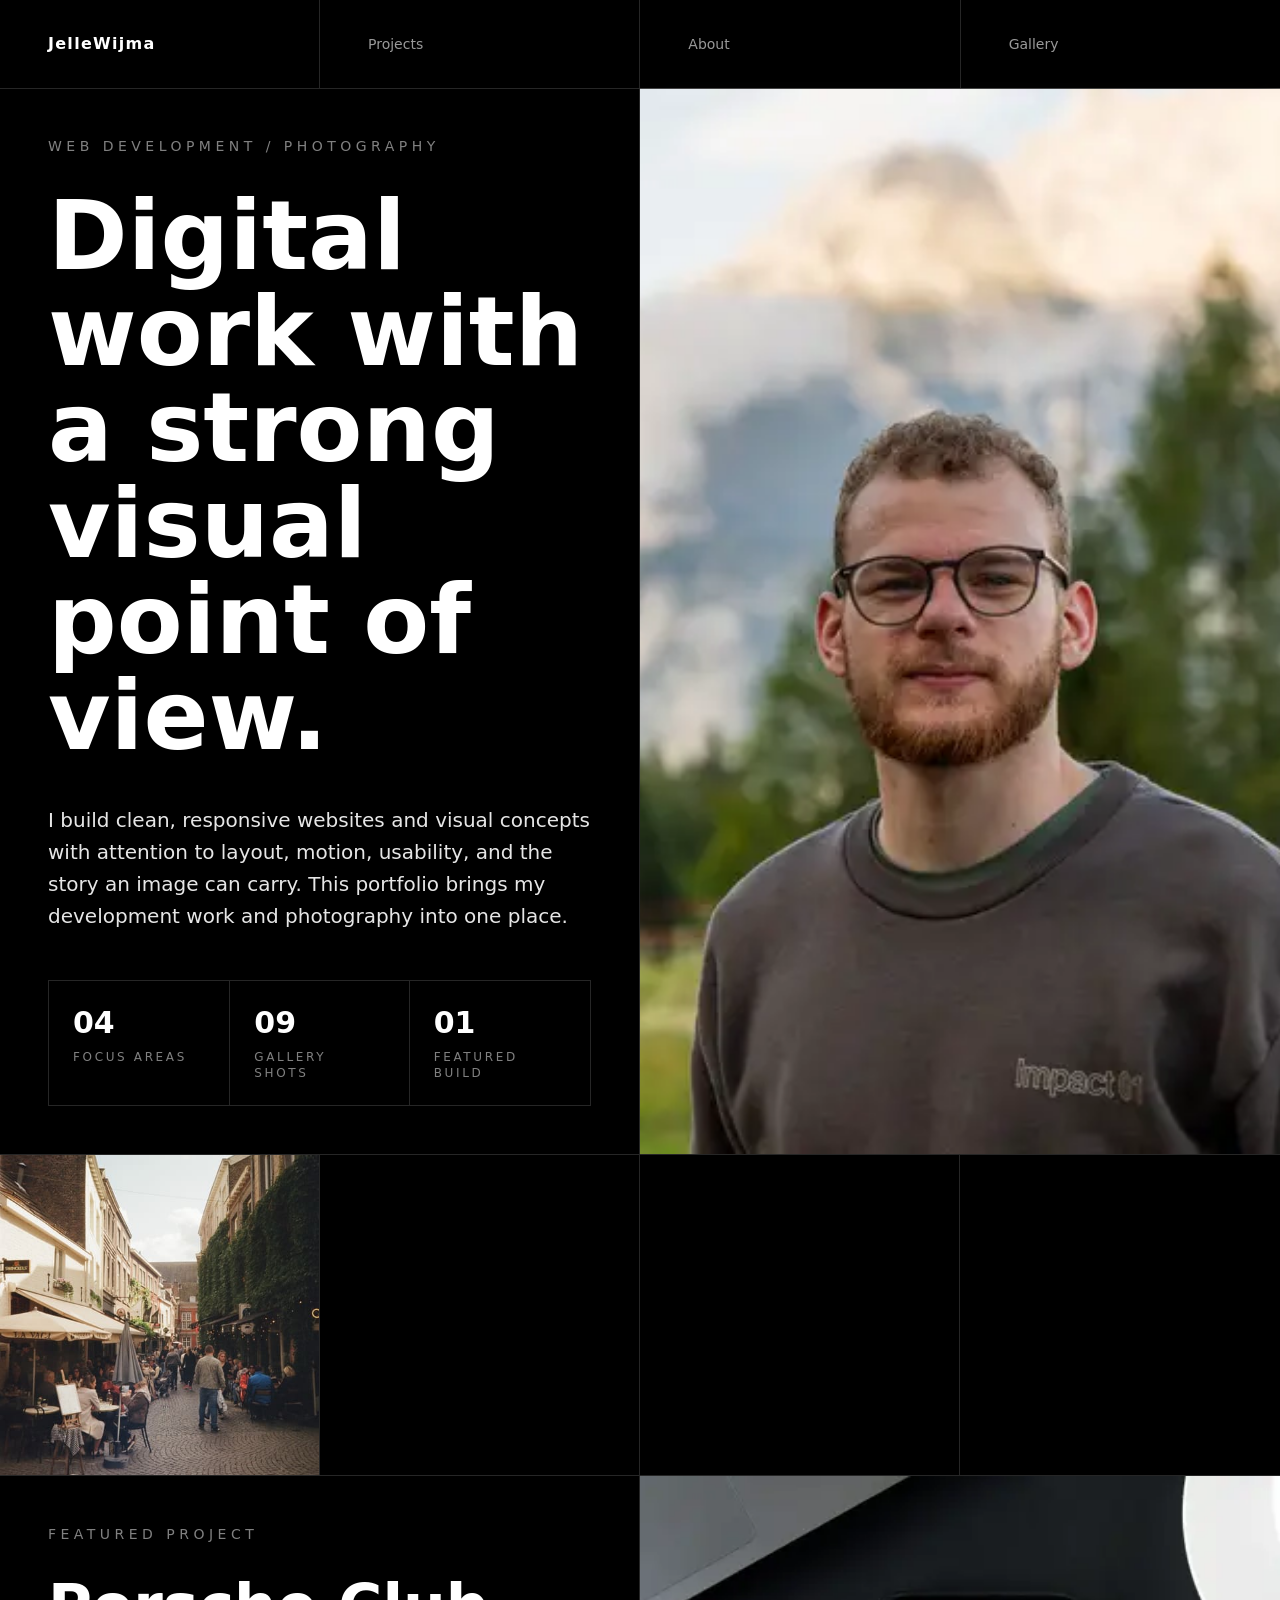
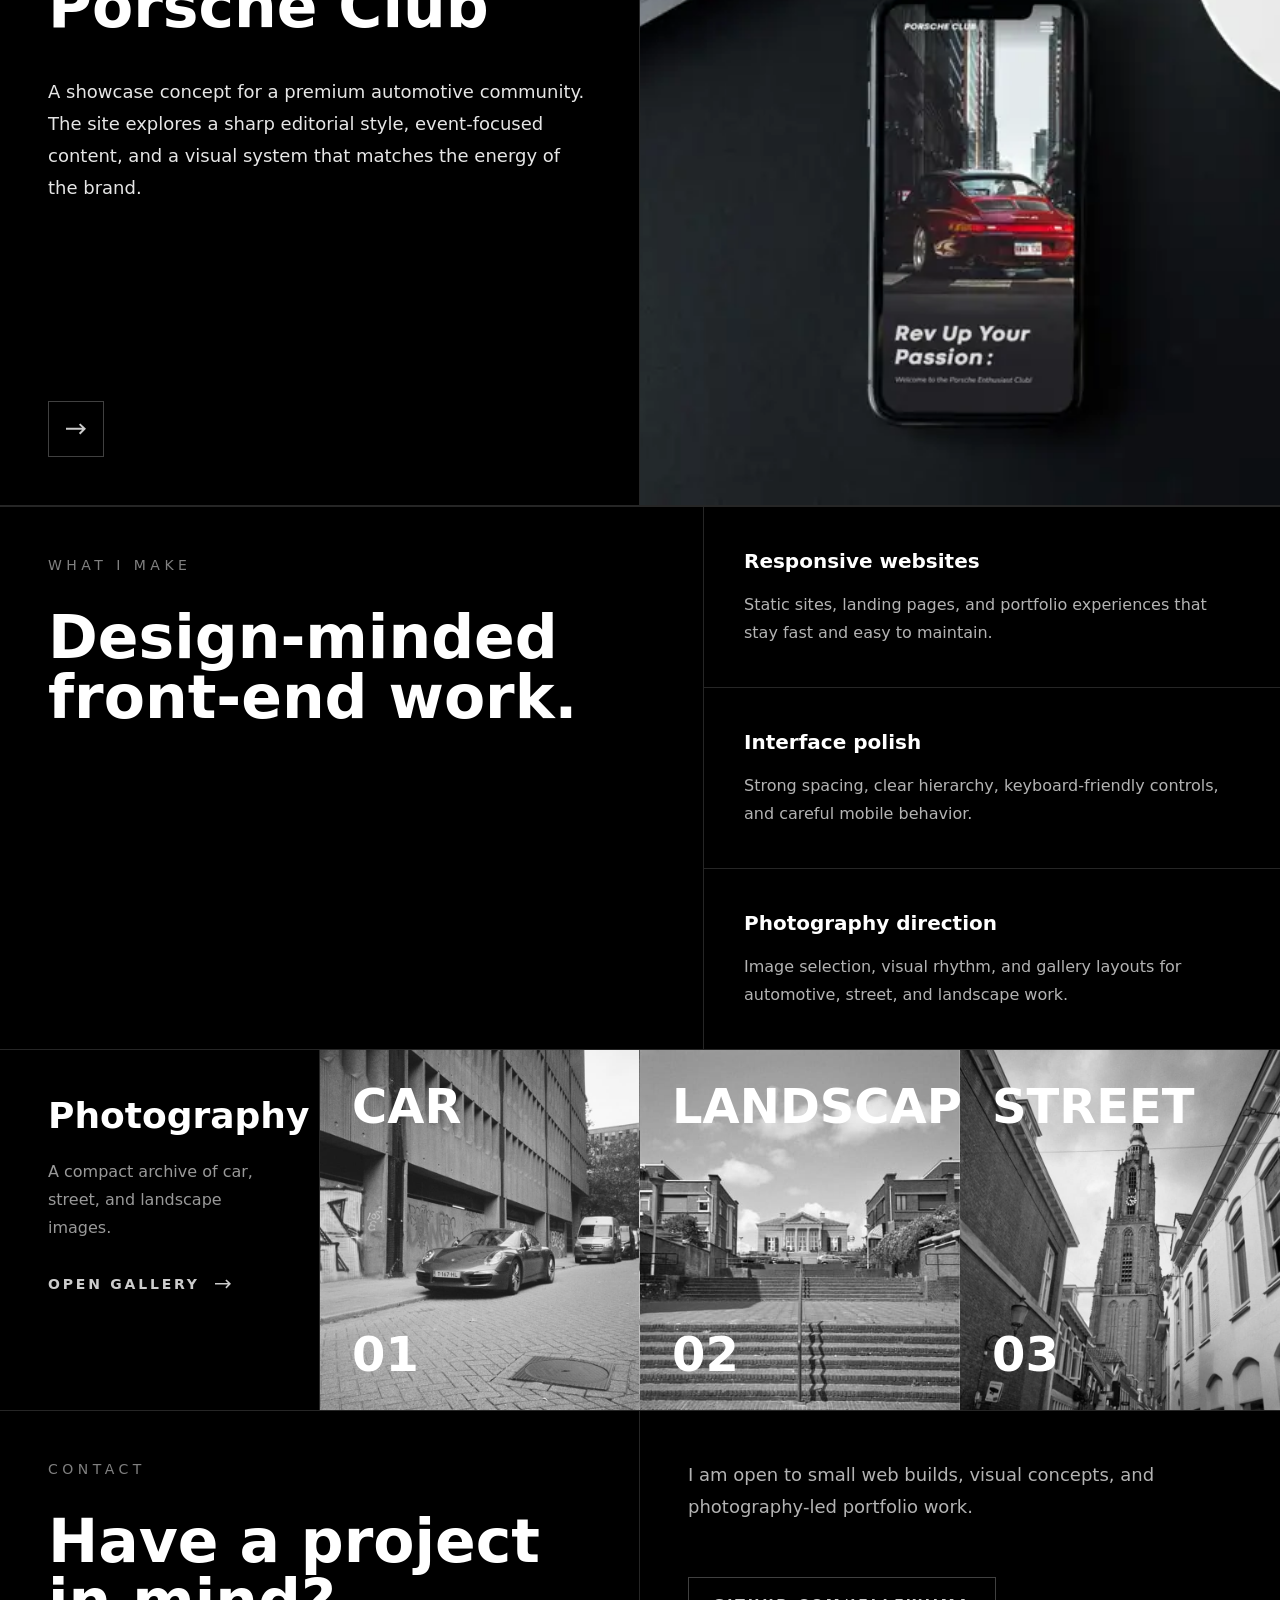
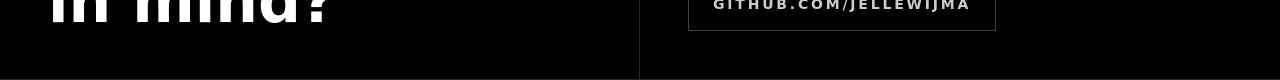
<file: index.html>
<!DOCTYPE html>
<html lang="en">

<head>
    <meta charset="UTF-8">
    <meta name="viewport" content="width=device-width, initial-scale=1.0">
    <link rel="icon" type="image/svg+xml" href="/assets/icons/favicon.svg">
    <meta name="description"
        content="Portfolio of Jelle Wijma, a web developer and photographer creating clean interfaces, visual systems, and image-led digital experiences.">
    <title>Jelle Wijma | Web Developer & Photographer</title>
    <link rel="stylesheet" href="/assets/css/tailwind.generated.css">
    <link rel="stylesheet" href="/assets/css/global.css">
    <script src="/assets/js/runtime-config.js" defer></script>
    <script src="/assets/js/main.js" defer></script>
    <script defer src="https://cdn.vercel-insights.com/v1/script.js"></script>
</head>

<body class="bg-black text-white overflow-x-hidden scroll-hide">
    <div id="page-shell">
    <nav class="fixed inset-x-0 top-0 z-30 border-b border-[#ffffff26] bg-black/70 text-white backdrop-blur-lg">
        <div class="flex h-[88px] items-center justify-between">
            <a href="/index.html"
                class="flex h-full w-1/2 items-center border-r border-[#ffffff26] px-6 text-base font-bold tracking-[0.08em] sm:px-12 xl:w-1/4">JelleWijma</a>
            <button type="button" id="mobile-menu-button"
                class="flex h-full w-[88px] items-center justify-center border-l border-[#ffffff26] xl:hidden"
                aria-controls="site-menu" aria-expanded="false" aria-label="Open navigation">
                <span class="sr-only">Open navigation</span>
                <svg width="28" height="28" viewBox="0 0 72 72" fill="none" xmlns="http://www.w3.org/2000/svg"
                    aria-hidden="true">
                    <path d="M12 21H60M12 36H60M12 51H60" stroke="white" stroke-width="7" stroke-linecap="round"
                        stroke-linejoin="round" />
                </svg>
            </button>
            <div id="site-menu"
                class="hidden absolute left-0 top-[88px] w-screen border-b border-[#ffffff26] bg-black/90 backdrop-blur-lg xl:static xl:flex xl:h-full xl:w-3/4 xl:border-b-0 xl:bg-transparent xl:backdrop-blur-0">
                <a href="#projects"
                    class="flex h-[72px] flex-1 items-center border-b border-[#ffffff26] px-6 text-sm font-medium text-[#ffffff99] transition hover:text-white sm:px-12 xl:h-full xl:border-b-0 xl:border-r">Projects</a>
                <a href="#about"
                    class="flex h-[72px] flex-1 items-center border-b border-[#ffffff26] px-6 text-sm font-medium text-[#ffffff99] transition hover:text-white sm:px-12 xl:h-full xl:border-b-0 xl:border-r">About</a>
                <a href="/gallery.html"
                    class="flex h-[72px] flex-1 items-center px-6 text-sm font-medium text-[#ffffff99] transition hover:text-white sm:px-12 xl:h-full">Gallery</a>
            </div>
        </div>
    </nav>

    <main class="pt-[88px]">
        <section id="about" class="grid min-h-[calc(100vh-88px)] border-b border-[#ffffff26] xl:grid-cols-2">
            <div class="order-2 flex flex-col justify-between border-t border-[#ffffff26] p-6 sm:p-12 xl:order-1 xl:border-r xl:border-t-0">
                <div>
                    <p class="text-sm uppercase tracking-[0.32em] text-[#ffffff80]">Web development / photography</p>
                    <h1 class="mt-8 max-w-3xl text-5xl font-bold leading-none sm:text-7xl xl:text-8xl">
                        Digital work with a strong visual point of view.
                    </h1>
                    <p class="mt-10 max-w-2xl text-lg leading-8 text-[#ffffffe6] xl:text-xl">
                        I build clean, responsive websites and visual concepts with attention to layout, motion,
                        usability, and the story an image can carry. This portfolio brings my development work and
                        photography into one place.
                    </p>
                </div>
                <div class="mt-12 grid grid-cols-3 border border-[#ffffff26]">
                    <div class="p-4 sm:p-6">
                        <p class="text-3xl font-bold">04</p>
                        <p class="mt-2 text-xs uppercase tracking-[0.22em] text-[#ffffff80]">Focus areas</p>
                    </div>
                    <div class="border-x border-[#ffffff26] p-4 sm:p-6">
                        <p class="text-3xl font-bold">09</p>
                        <p class="mt-2 text-xs uppercase tracking-[0.22em] text-[#ffffff80]">Gallery shots</p>
                    </div>
                    <div class="p-4 sm:p-6">
                        <p class="text-3xl font-bold">01</p>
                        <p class="mt-2 text-xs uppercase tracking-[0.22em] text-[#ffffff80]">Featured build</p>
                    </div>
                </div>
            </div>
            <div class="order-1 min-h-[60vh] xl:order-2">
                <picture class="block h-full w-full">
                    <source type="image/webp"
                        srcset="/assets/images/optimized/hero-mountain-portrait-480.webp 480w, /assets/images/optimized/hero-mountain-portrait-768.webp 768w, /assets/images/optimized/hero-mountain-portrait-1200.webp 1200w, /assets/images/optimized/hero-mountain-portrait-1600.webp 1600w"
                        sizes="(min-width: 1280px) 50vw, 100vw">
                    <img id="home-image-hero" src="/assets/images/optimized/hero-mountain-portrait-1200.jpg"
                        srcset="/assets/images/optimized/hero-mountain-portrait-480.jpg 480w, /assets/images/optimized/hero-mountain-portrait-768.jpg 768w, /assets/images/optimized/hero-mountain-portrait-1200.jpg 1200w, /assets/images/optimized/hero-mountain-portrait-1600.jpg 1600w"
                        sizes="(min-width: 1280px) 50vw, 100vw" width="2048" height="1365"
                        alt="Jelle standing in front of mountains" class="h-full w-full object-cover" fetchpriority="high">
                </picture>
            </div>
        </section>

        <section aria-label="Selected photography" class="grid grid-cols-2 border-b border-[#ffffff26] md:grid-cols-4">
            <a href="/gallery.html" data-home-image-slot="selected-1" class="group relative aspect-square overflow-hidden border-r border-[#ffffff26]">
                <img src="/assets/images/optimized/classic-car-warm-scene-480.jpg"
                    srcset="/assets/images/optimized/classic-car-warm-scene-480.jpg 480w, /assets/images/optimized/classic-car-warm-scene-768.jpg 768w, /assets/images/optimized/classic-car-warm-scene-1200.jpg 1200w, /assets/images/optimized/classic-car-warm-scene-1600.jpg 1600w"
                    sizes="(min-width: 768px) 25vw, 50vw" width="2075" height="3130"
                    alt="Classic car detail photographed in warm light"
                    class="h-full w-full object-cover transition duration-300 group-hover:scale-105" loading="lazy" decoding="async">
                <span
                    class="absolute inset-x-0 bottom-0 bg-gradient-to-t from-black/80 to-transparent p-4 text-sm font-semibold opacity-0 transition group-hover:opacity-100 group-focus:opacity-100">Car
                    work</span>
            </a>
            <a href="/gallery.html" data-home-image-slot="selected-2" class="group relative aspect-square overflow-hidden border-r border-[#ffffff26]">
                <img src="/assets/images/optimized/low-angle-automotive-480.jpg"
                    srcset="/assets/images/optimized/low-angle-automotive-480.jpg 480w, /assets/images/optimized/low-angle-automotive-768.jpg 768w, /assets/images/optimized/low-angle-automotive-1200.jpg 1200w, /assets/images/optimized/low-angle-automotive-1600.jpg 1600w"
                    sizes="(min-width: 768px) 25vw, 50vw" width="2075" height="3130"
                    alt="Car photographed from a low angle"
                    class="h-full w-full object-cover transition duration-300 group-hover:scale-105" loading="lazy" decoding="async">
                <span
                    class="absolute inset-x-0 bottom-0 bg-gradient-to-t from-black/80 to-transparent p-4 text-sm font-semibold opacity-0 transition group-hover:opacity-100 group-focus:opacity-100">Automotive</span>
            </a>
            <a href="/gallery.html" data-home-image-slot="selected-3" class="group relative aspect-square overflow-hidden border-r border-[#ffffff26]">
                <img src="/assets/images/optimized/street-quiet-corner-480.jpg"
                    srcset="/assets/images/optimized/street-quiet-corner-480.jpg 480w, /assets/images/optimized/street-quiet-corner-768.jpg 768w, /assets/images/optimized/street-quiet-corner-1200.jpg 1200w"
                    sizes="(min-width: 768px) 25vw, 50vw" width="1536" height="1024"
                    alt="Street scene captured on film"
                    class="h-full w-full object-cover transition duration-300 group-hover:scale-105" loading="lazy" decoding="async">
                <span
                    class="absolute inset-x-0 bottom-0 bg-gradient-to-t from-black/80 to-transparent p-4 text-sm font-semibold opacity-0 transition group-hover:opacity-100 group-focus:opacity-100">Street</span>
            </a>
            <a href="/gallery.html" data-home-image-slot="selected-4" class="group relative aspect-square overflow-hidden">
                <img src="/assets/images/optimized/landscape-open-light-480.jpg"
                    srcset="/assets/images/optimized/landscape-open-light-480.jpg 480w, /assets/images/optimized/landscape-open-light-768.jpg 768w, /assets/images/optimized/landscape-open-light-1200.jpg 1200w"
                    sizes="(min-width: 768px) 25vw, 50vw" width="1536" height="1024"
                    alt="Landscape photograph with strong contrast"
                    class="h-full w-full object-cover transition duration-300 group-hover:scale-105" loading="lazy" decoding="async">
                <span
                    class="absolute inset-x-0 bottom-0 bg-gradient-to-t from-black/80 to-transparent p-4 text-sm font-semibold opacity-0 transition group-hover:opacity-100 group-focus:opacity-100">Landscape</span>
            </a>
        </section>

        <section id="projects" class="border-b border-[#ffffff26]">
            <div class="grid xl:grid-cols-2">
                <article class="flex min-h-[70vh] flex-col justify-between border-b border-[#ffffff26] p-6 sm:p-12 xl:border-r">
                    <div>
                        <p class="text-sm uppercase tracking-[0.32em] text-[#ffffff80]">Featured project</p>
                        <h2 id="featured-project-title" class="mt-8 text-5xl font-bold leading-none sm:text-6xl">Porsche Club</h2>
                        <p id="featured-project-description" class="mt-10 max-w-2xl text-lg leading-8 text-[#ffffffe6]">
                            A showcase concept for a premium automotive community. The site explores a sharp editorial
                            style, event-focused content, and a visual system that matches the energy of the brand.
                        </p>
                    </div>
                    <a id="featured-project-link" href="https://jellewijma.github.io/porsche-club"
                        class="mt-12 inline-flex h-14 w-14 items-center justify-center border border-[#ffffff40] text-[#ffffffcc] transition hover:border-white hover:text-white"
                        aria-label="Open Porsche Club project">
                        <svg width="28" height="20" viewBox="0 -4.5 20 20" xmlns="http://www.w3.org/2000/svg"
                            aria-hidden="true">
                            <polygon fill="currentColor"
                                points="20 5.26683 14.343 0 12.929 1.21678 16.172 4.2264 0 4.2264 0 6.18481 16.172 6.18481 12.929 9.53046 14.343 11">
                            </polygon>
                        </svg>
                    </a>
                </article>
                <div class="min-h-[70vh] border-b border-[#ffffff26]">
                    <picture class="block h-full w-full">
                        <source type="image/webp"
                            srcset="/assets/images/optimized/porsche-club-mockup-480.webp 480w, /assets/images/optimized/porsche-club-mockup-768.webp 768w, /assets/images/optimized/porsche-club-mockup-1200.webp 1200w, /assets/images/optimized/porsche-club-mockup-1600.webp 1600w"
                            sizes="(min-width: 1280px) 50vw, 100vw">
                        <img id="featured-project-image" src="/assets/images/optimized/porsche-club-mockup-1200.jpg"
                            srcset="/assets/images/optimized/porsche-club-mockup-480.jpg 480w, /assets/images/optimized/porsche-club-mockup-768.jpg 768w, /assets/images/optimized/porsche-club-mockup-1200.jpg 1200w, /assets/images/optimized/porsche-club-mockup-1600.jpg 1600w"
                            sizes="(min-width: 1280px) 50vw, 100vw" width="5000" height="2813"
                            alt="Porsche Club website mockup on a laptop" class="h-full w-full object-cover"
                            loading="lazy" decoding="async">
                    </picture>
                </div>
            </div>
        </section>

        <section class="border-b border-[#ffffff26]">
            <div class="grid xl:grid-cols-[1.1fr_0.9fr]">
                <div class="border-b border-[#ffffff26] p-6 sm:p-12 xl:border-b-0 xl:border-r">
                    <p class="text-sm uppercase tracking-[0.32em] text-[#ffffff80]">What I make</p>
                    <h2 class="mt-8 text-5xl font-bold leading-none sm:text-6xl">Design-minded front-end work.</h2>
                </div>
                <div class="grid sm:grid-cols-2 xl:grid-cols-1">
                    <div class="border-b border-[#ffffff26] p-6 sm:border-r sm:p-10 xl:border-r-0">
                        <h3 class="text-xl font-semibold">Responsive websites</h3>
                        <p class="mt-4 leading-7 text-[#ffffffb3]">
                            Static sites, landing pages, and portfolio experiences that stay fast and easy to maintain.
                        </p>
                    </div>
                    <div class="border-b border-[#ffffff26] p-6 sm:p-10">
                        <h3 class="text-xl font-semibold">Interface polish</h3>
                        <p class="mt-4 leading-7 text-[#ffffffb3]">
                            Strong spacing, clear hierarchy, keyboard-friendly controls, and careful mobile behavior.
                        </p>
                    </div>
                    <div class="p-6 sm:col-span-2 sm:p-10 xl:col-span-1">
                        <h3 class="text-xl font-semibold">Photography direction</h3>
                        <p class="mt-4 leading-7 text-[#ffffffb3]">
                            Image selection, visual rhythm, and gallery layouts for automotive, street, and landscape
                            work.
                        </p>
                    </div>
                </div>
            </div>
        </section>

        <section class="grid border-b border-[#ffffff26] xl:grid-cols-4">
            <div class="border-b border-[#ffffff26] p-6 sm:p-12 xl:col-span-1 xl:border-b-0 xl:border-r">
                <h2 class="text-4xl font-bold leading-none">Photography</h2>
                <p class="mt-6 leading-7 text-[#ffffff99]">
                    A compact archive of car, street, and landscape images.
                </p>
                <a href="/gallery.html"
                    class="mt-8 inline-flex items-center gap-3 text-sm font-semibold uppercase tracking-[0.2em] text-[#ffffffcc] transition hover:text-white">
                    Open gallery
                    <svg width="22" height="16" viewBox="0 -4.5 20 20" xmlns="http://www.w3.org/2000/svg"
                        aria-hidden="true">
                        <polygon fill="currentColor"
                            points="20 5.26683 14.343 0 12.929 1.21678 16.172 4.2264 0 4.2264 0 6.18481 16.172 6.18481 12.929 9.53046 14.343 11">
                        </polygon>
                    </svg>
                </a>
            </div>
            <a href="/gallery.html?filter=car"
                data-home-image-slot="category-car"
                class="group flex min-h-[360px] flex-col justify-between bg-[url('/assets/images/optimized/low-angle-automotive-768.jpg')] bg-cover bg-center p-6 grayscale transition duration-300 hover:grayscale-0 sm:p-8 xl:border-r xl:border-[#ffffff26]">
                <span class="text-5xl font-bold">CAR</span>
                <span class="flex items-end justify-between text-5xl font-bold">
                    01
                    <span class="opacity-0 transition group-hover:opacity-100">-&gt;</span>
                </span>
            </a>
            <a href="/gallery.html?filter=landscape"
                data-home-image-slot="category-landscape"
                class="group flex min-h-[360px] flex-col justify-between border-t border-[#ffffff26] bg-[url('/assets/images/optimized/landscape-open-light-768.jpg')] bg-cover bg-center p-6 grayscale transition duration-300 hover:grayscale-0 sm:p-8 xl:border-r xl:border-t-0">
                <span class="text-5xl font-bold">LANDSCAPE</span>
                <span class="flex items-end justify-between text-5xl font-bold">
                    02
                    <span class="opacity-0 transition group-hover:opacity-100">-&gt;</span>
                </span>
            </a>
            <a href="/gallery.html?filter=street"
                data-home-image-slot="category-street"
                class="group flex min-h-[360px] flex-col justify-between border-t border-[#ffffff26] bg-[url('/assets/images/optimized/street-quiet-corner-768.jpg')] bg-cover bg-center p-6 grayscale transition duration-300 hover:grayscale-0 sm:p-8 xl:border-t-0">
                <span class="text-5xl font-bold">STREET</span>
                <span class="flex items-end justify-between text-5xl font-bold">
                    03
                    <span class="opacity-0 transition group-hover:opacity-100">-&gt;</span>
                </span>
            </a>
        </section>
    </main>

    <footer class="grid border-b border-[#ffffff26] xl:grid-cols-2">
        <div class="border-b border-[#ffffff26] p-6 sm:p-12 xl:border-b-0 xl:border-r">
            <p class="text-sm uppercase tracking-[0.32em] text-[#ffffff80]">Contact</p>
            <h2 class="mt-8 text-4xl font-bold leading-none sm:text-6xl">Have a project in mind?</h2>
        </div>
        <div class="flex flex-col justify-between p-6 sm:p-12">
            <p class="max-w-xl text-lg leading-8 text-[#ffffffb3]">
                I am open to small web builds, visual concepts, and photography-led portfolio work.
            </p>
            <a href="https://github.com/jellewijma"
                class="mt-10 inline-flex w-fit border border-[#ffffff40] px-6 py-4 text-sm font-semibold uppercase tracking-[0.2em] text-[#ffffffcc] transition hover:border-white hover:text-white">github.com/jellewijma</a>
        </div>
    </footer>
    </div>
</body>

</html>
</file>
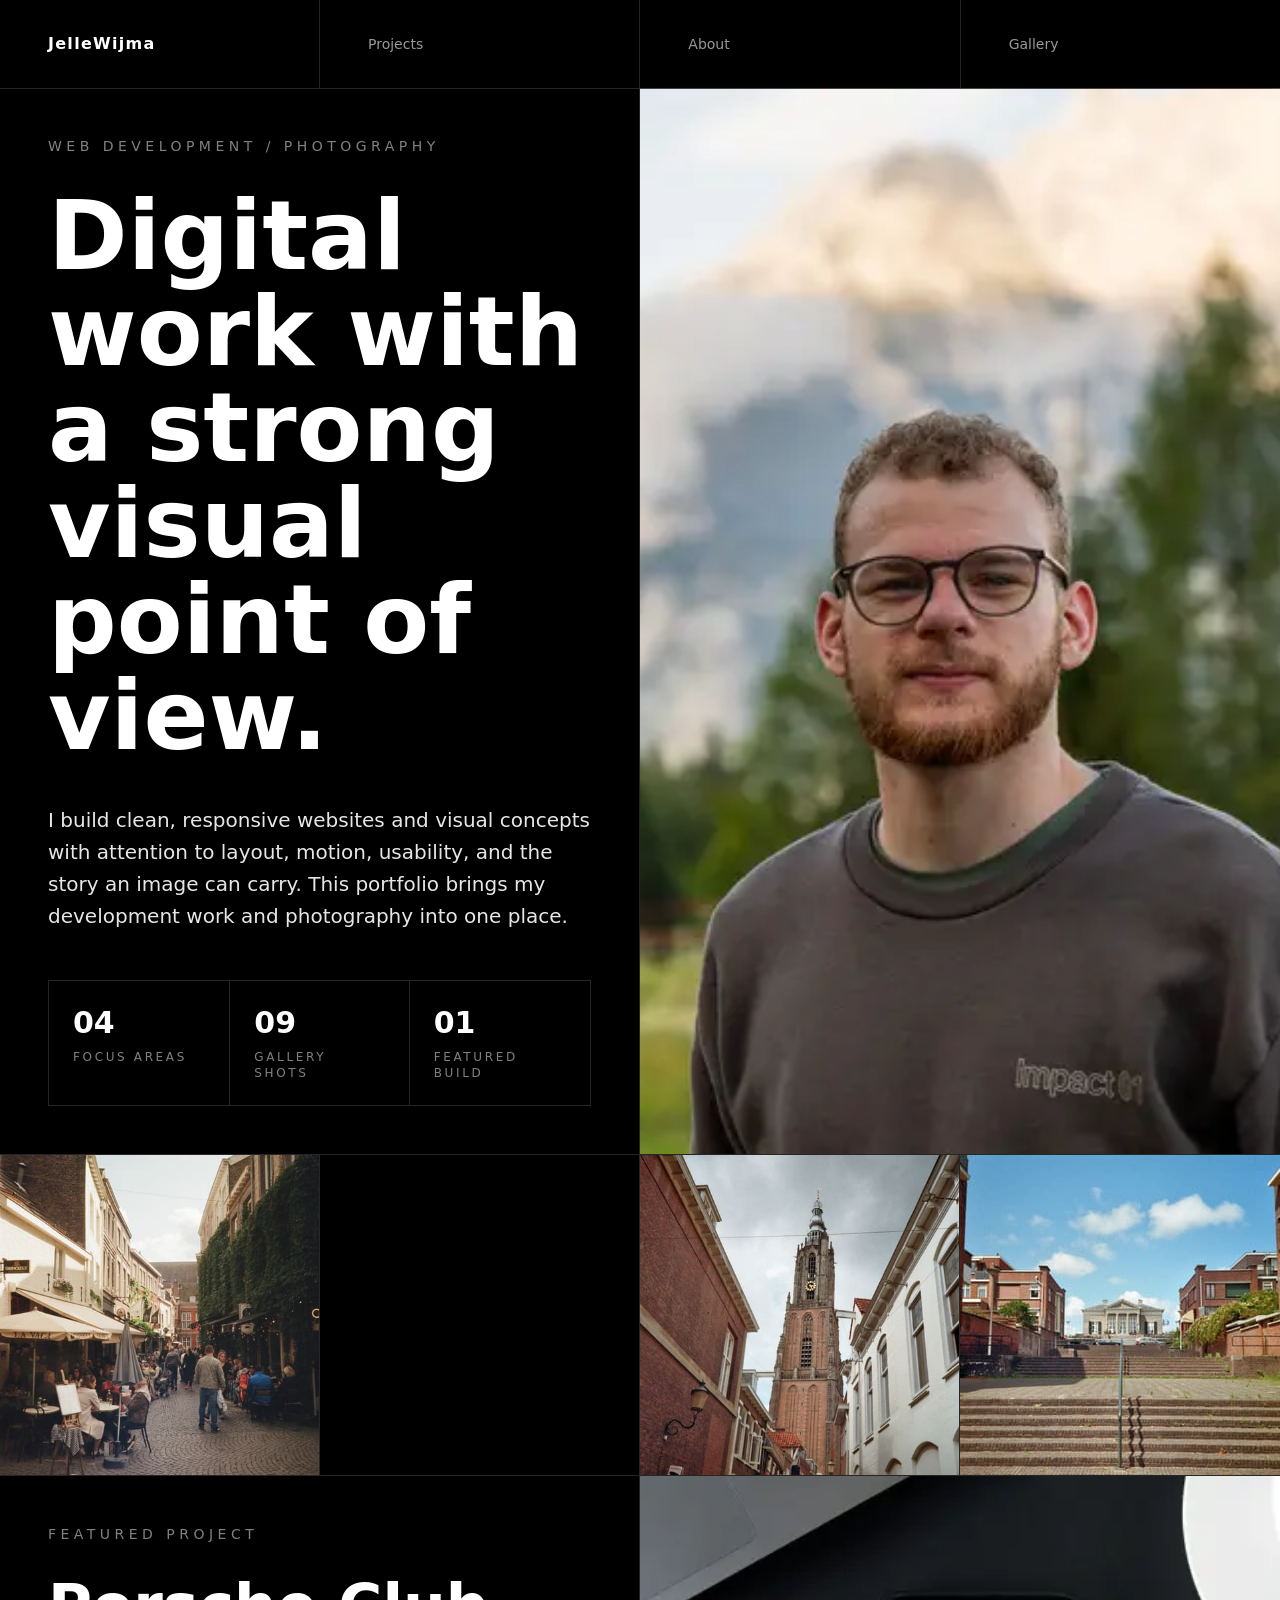
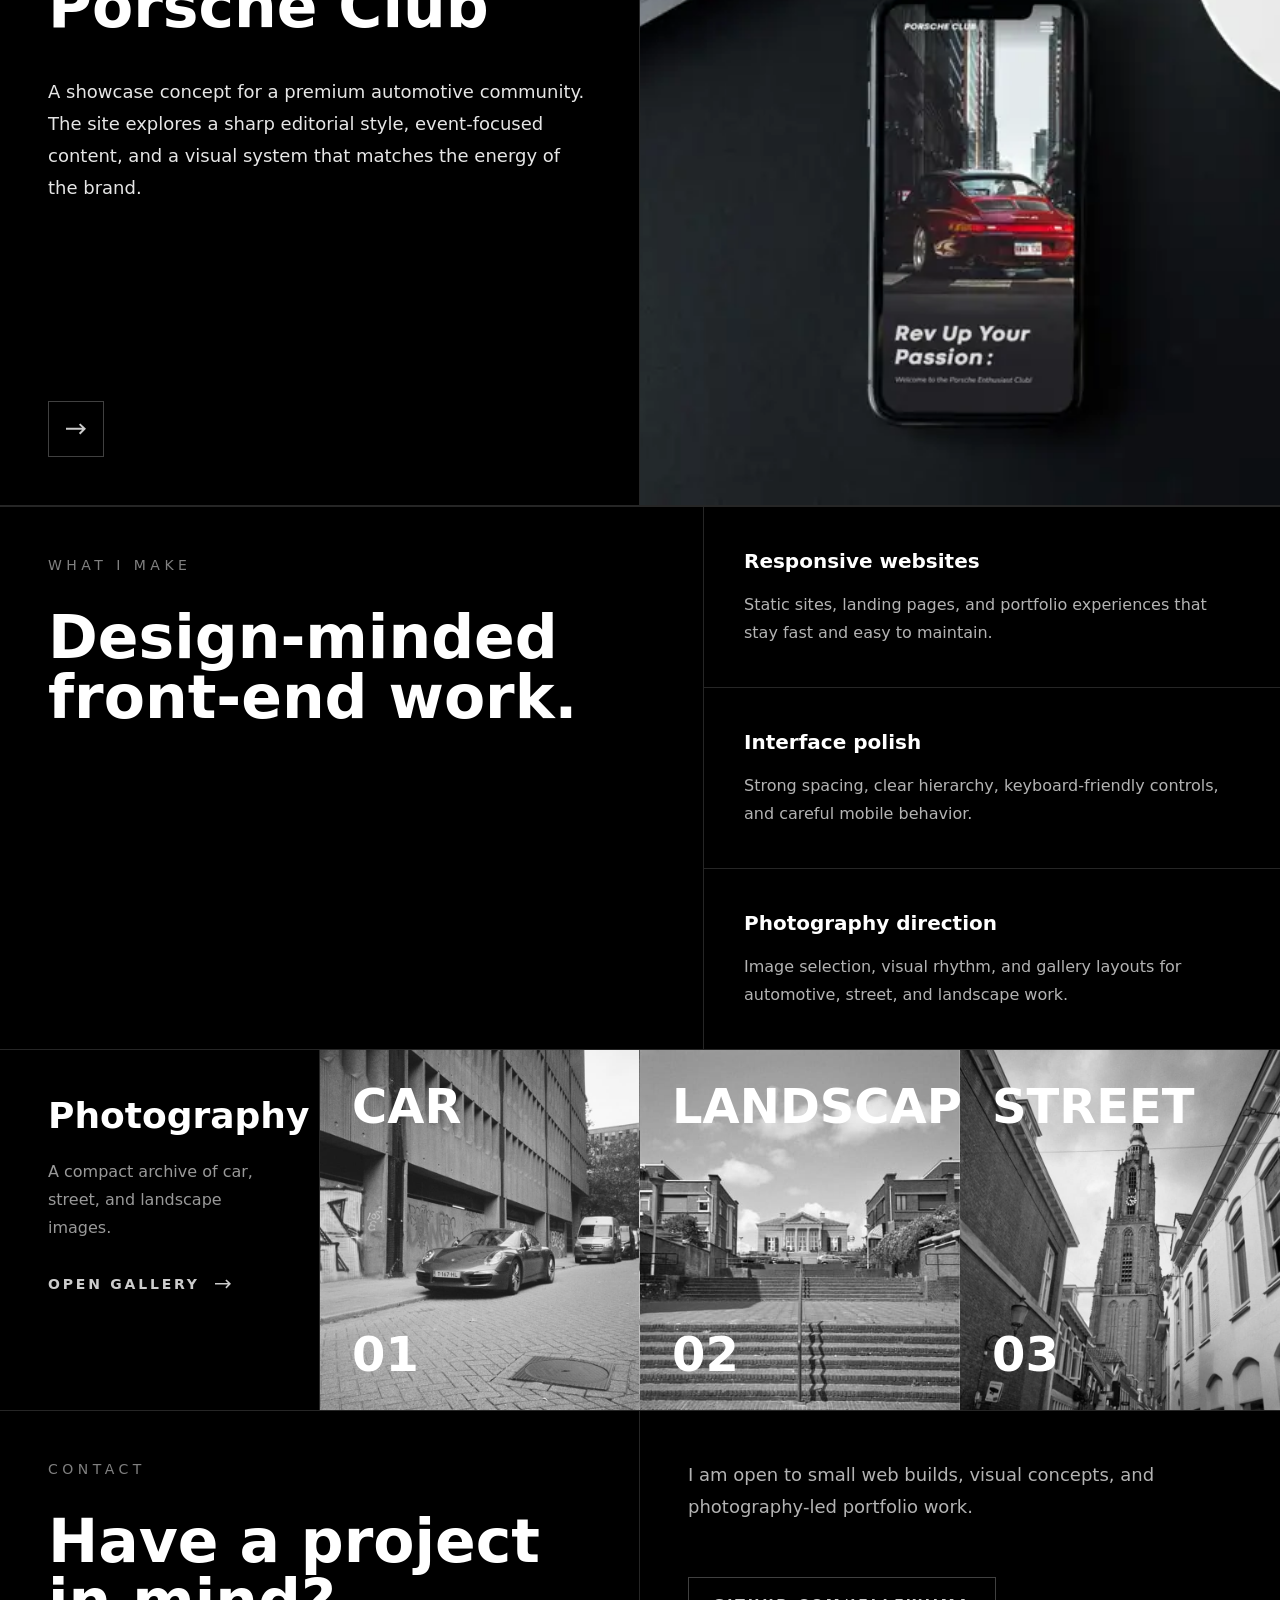
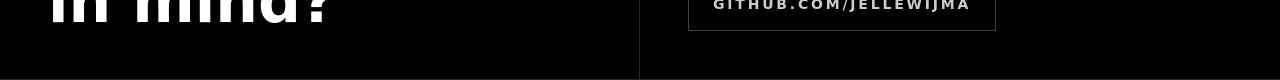
<file: public/legacy/index.html>
<!DOCTYPE html>
<html lang="en">

<head>
    <meta charset="UTF-8">
    <meta name="viewport" content="width=device-width, initial-scale=1.0">
    <link rel="icon" type="image/svg+xml" href="/assets/icons/favicon.svg">
    <meta name="description"
        content="Portfolio of Jelle Wijma, a web developer and photographer creating clean interfaces, visual systems, and image-led digital experiences.">
    <title>Jelle Wijma | Web Developer & Photographer</title>
    <link rel="stylesheet" href="/assets/css/tailwind.generated.css">
    <link rel="stylesheet" href="/assets/css/global.css">
    <script src="/assets/js/runtime-config.js" defer></script>
    <script src="/assets/js/main.js" defer></script>
    <script defer src="https://cdn.vercel-insights.com/v1/script.js"></script>
</head>

<body class="bg-black text-white overflow-x-hidden scroll-hide">
    <div id="page-shell">
    <nav class="fixed inset-x-0 top-0 z-30 border-b border-[#ffffff26] bg-black/70 text-white backdrop-blur-lg">
        <div class="flex h-[88px] items-center justify-between">
            <a href="/legacy/index.html"
                class="flex h-full w-1/2 items-center border-r border-[#ffffff26] px-6 text-base font-bold tracking-[0.08em] sm:px-12 xl:w-1/4">JelleWijma</a>
            <button type="button" id="mobile-menu-button"
                class="flex h-full w-[88px] items-center justify-center border-l border-[#ffffff26] xl:hidden"
                aria-controls="site-menu" aria-expanded="false" aria-label="Open navigation">
                <span class="sr-only">Open navigation</span>
                <svg width="28" height="28" viewBox="0 0 72 72" fill="none" xmlns="http://www.w3.org/2000/svg"
                    aria-hidden="true">
                    <path d="M12 21H60M12 36H60M12 51H60" stroke="white" stroke-width="7" stroke-linecap="round"
                        stroke-linejoin="round" />
                </svg>
            </button>
            <div id="site-menu"
                class="hidden absolute left-0 top-[88px] w-screen border-b border-[#ffffff26] bg-black/90 backdrop-blur-lg xl:static xl:flex xl:h-full xl:w-3/4 xl:border-b-0 xl:bg-transparent xl:backdrop-blur-0">
                <a href="#projects"
                    class="flex h-[72px] flex-1 items-center border-b border-[#ffffff26] px-6 text-sm font-medium text-[#ffffff99] transition hover:text-white sm:px-12 xl:h-full xl:border-b-0 xl:border-r">Projects</a>
                <a href="#about"
                    class="flex h-[72px] flex-1 items-center border-b border-[#ffffff26] px-6 text-sm font-medium text-[#ffffff99] transition hover:text-white sm:px-12 xl:h-full xl:border-b-0 xl:border-r">About</a>
                <a href="/legacy/gallery.html"
                    class="flex h-[72px] flex-1 items-center px-6 text-sm font-medium text-[#ffffff99] transition hover:text-white sm:px-12 xl:h-full">Gallery</a>
            </div>
        </div>
    </nav>

    <main class="pt-[88px]">
        <section id="about" class="grid min-h-[calc(100vh-88px)] border-b border-[#ffffff26] xl:grid-cols-2">
            <div class="order-2 flex flex-col justify-between border-t border-[#ffffff26] p-6 sm:p-12 xl:order-1 xl:border-r xl:border-t-0">
                <div>
                    <p class="text-sm uppercase tracking-[0.32em] text-[#ffffff80]">Web development / photography</p>
                    <h1 class="mt-8 max-w-3xl text-5xl font-bold leading-none sm:text-7xl xl:text-8xl">
                        Digital work with a strong visual point of view.
                    </h1>
                    <p class="mt-10 max-w-2xl text-lg leading-8 text-[#ffffffe6] xl:text-xl">
                        I build clean, responsive websites and visual concepts with attention to layout, motion,
                        usability, and the story an image can carry. This portfolio brings my development work and
                        photography into one place.
                    </p>
                </div>
                <div class="mt-12 grid grid-cols-3 border border-[#ffffff26]">
                    <div class="p-4 sm:p-6">
                        <p class="text-3xl font-bold">04</p>
                        <p class="mt-2 text-xs uppercase tracking-[0.22em] text-[#ffffff80]">Focus areas</p>
                    </div>
                    <div class="border-x border-[#ffffff26] p-4 sm:p-6">
                        <p class="text-3xl font-bold">09</p>
                        <p class="mt-2 text-xs uppercase tracking-[0.22em] text-[#ffffff80]">Gallery shots</p>
                    </div>
                    <div class="p-4 sm:p-6">
                        <p class="text-3xl font-bold">01</p>
                        <p class="mt-2 text-xs uppercase tracking-[0.22em] text-[#ffffff80]">Featured build</p>
                    </div>
                </div>
            </div>
            <div class="order-1 min-h-[60vh] xl:order-2">
                <picture class="block h-full w-full">
                    <source type="image/webp"
                        srcset="/assets/images/optimized/hero-mountain-portrait-480.webp 480w, /assets/images/optimized/hero-mountain-portrait-768.webp 768w, /assets/images/optimized/hero-mountain-portrait-1200.webp 1200w, /assets/images/optimized/hero-mountain-portrait-1600.webp 1600w"
                        sizes="(min-width: 1280px) 50vw, 100vw">
                    <img id="home-image-hero" src="/assets/images/optimized/hero-mountain-portrait-1200.jpg"
                        srcset="/assets/images/optimized/hero-mountain-portrait-480.jpg 480w, /assets/images/optimized/hero-mountain-portrait-768.jpg 768w, /assets/images/optimized/hero-mountain-portrait-1200.jpg 1200w, /assets/images/optimized/hero-mountain-portrait-1600.jpg 1600w"
                        sizes="(min-width: 1280px) 50vw, 100vw" width="2048" height="1365"
                        alt="Jelle standing in front of mountains" class="h-full w-full object-cover" fetchpriority="high">
                </picture>
            </div>
        </section>

        <section aria-label="Selected photography" class="grid grid-cols-2 border-b border-[#ffffff26] md:grid-cols-4">
            <a href="/legacy/gallery.html" data-home-image-slot="selected-1" class="group relative aspect-square overflow-hidden border-r border-[#ffffff26]">
                <img src="/assets/images/optimized/classic-car-warm-scene-480.jpg"
                    srcset="/assets/images/optimized/classic-car-warm-scene-480.jpg 480w, /assets/images/optimized/classic-car-warm-scene-768.jpg 768w, /assets/images/optimized/classic-car-warm-scene-1200.jpg 1200w, /assets/images/optimized/classic-car-warm-scene-1600.jpg 1600w"
                    sizes="(min-width: 768px) 25vw, 50vw" width="2075" height="3130"
                    alt="Classic car detail photographed in warm light"
                    class="h-full w-full object-cover transition duration-300 group-hover:scale-105" loading="lazy" decoding="async">
                <span
                    class="absolute inset-x-0 bottom-0 bg-gradient-to-t from-black/80 to-transparent p-4 text-sm font-semibold opacity-0 transition group-hover:opacity-100 group-focus:opacity-100">Car
                    work</span>
            </a>
            <a href="/legacy/gallery.html" data-home-image-slot="selected-2" class="group relative aspect-square overflow-hidden border-r border-[#ffffff26]">
                <img src="/assets/images/optimized/low-angle-automotive-480.jpg"
                    srcset="/assets/images/optimized/low-angle-automotive-480.jpg 480w, /assets/images/optimized/low-angle-automotive-768.jpg 768w, /assets/images/optimized/low-angle-automotive-1200.jpg 1200w, /assets/images/optimized/low-angle-automotive-1600.jpg 1600w"
                    sizes="(min-width: 768px) 25vw, 50vw" width="2075" height="3130"
                    alt="Car photographed from a low angle"
                    class="h-full w-full object-cover transition duration-300 group-hover:scale-105" loading="lazy" decoding="async">
                <span
                    class="absolute inset-x-0 bottom-0 bg-gradient-to-t from-black/80 to-transparent p-4 text-sm font-semibold opacity-0 transition group-hover:opacity-100 group-focus:opacity-100">Automotive</span>
            </a>
            <a href="/legacy/gallery.html" data-home-image-slot="selected-3" class="group relative aspect-square overflow-hidden border-r border-[#ffffff26]">
                <img src="/assets/images/optimized/street-quiet-corner-480.jpg"
                    srcset="/assets/images/optimized/street-quiet-corner-480.jpg 480w, /assets/images/optimized/street-quiet-corner-768.jpg 768w, /assets/images/optimized/street-quiet-corner-1200.jpg 1200w"
                    sizes="(min-width: 768px) 25vw, 50vw" width="1536" height="1024"
                    alt="Street scene captured on film"
                    class="h-full w-full object-cover transition duration-300 group-hover:scale-105" loading="lazy" decoding="async">
                <span
                    class="absolute inset-x-0 bottom-0 bg-gradient-to-t from-black/80 to-transparent p-4 text-sm font-semibold opacity-0 transition group-hover:opacity-100 group-focus:opacity-100">Street</span>
            </a>
            <a href="/legacy/gallery.html" data-home-image-slot="selected-4" class="group relative aspect-square overflow-hidden">
                <img src="/assets/images/optimized/landscape-open-light-480.jpg"
                    srcset="/assets/images/optimized/landscape-open-light-480.jpg 480w, /assets/images/optimized/landscape-open-light-768.jpg 768w, /assets/images/optimized/landscape-open-light-1200.jpg 1200w"
                    sizes="(min-width: 768px) 25vw, 50vw" width="1536" height="1024"
                    alt="Landscape photograph with strong contrast"
                    class="h-full w-full object-cover transition duration-300 group-hover:scale-105" loading="lazy" decoding="async">
                <span
                    class="absolute inset-x-0 bottom-0 bg-gradient-to-t from-black/80 to-transparent p-4 text-sm font-semibold opacity-0 transition group-hover:opacity-100 group-focus:opacity-100">Landscape</span>
            </a>
        </section>

        <section id="projects" class="border-b border-[#ffffff26]">
            <div class="grid xl:grid-cols-2">
                <article class="flex min-h-[70vh] flex-col justify-between border-b border-[#ffffff26] p-6 sm:p-12 xl:border-r">
                    <div>
                        <p class="text-sm uppercase tracking-[0.32em] text-[#ffffff80]">Featured project</p>
                        <h2 id="featured-project-title" class="mt-8 text-5xl font-bold leading-none sm:text-6xl">Porsche Club</h2>
                        <p id="featured-project-description" class="mt-10 max-w-2xl text-lg leading-8 text-[#ffffffe6]">
                            A showcase concept for a premium automotive community. The site explores a sharp editorial
                            style, event-focused content, and a visual system that matches the energy of the brand.
                        </p>
                    </div>
                    <a id="featured-project-link" href="https://jellewijma.github.io/porsche-club"
                        class="mt-12 inline-flex h-14 w-14 items-center justify-center border border-[#ffffff40] text-[#ffffffcc] transition hover:border-white hover:text-white"
                        aria-label="Open Porsche Club project">
                        <svg width="28" height="20" viewBox="0 -4.5 20 20" xmlns="http://www.w3.org/2000/svg"
                            aria-hidden="true">
                            <polygon fill="currentColor"
                                points="20 5.26683 14.343 0 12.929 1.21678 16.172 4.2264 0 4.2264 0 6.18481 16.172 6.18481 12.929 9.53046 14.343 11">
                            </polygon>
                        </svg>
                    </a>
                </article>
                <div class="min-h-[70vh] border-b border-[#ffffff26]">
                    <picture class="block h-full w-full">
                        <source type="image/webp"
                            srcset="/assets/images/optimized/porsche-club-mockup-480.webp 480w, /assets/images/optimized/porsche-club-mockup-768.webp 768w, /assets/images/optimized/porsche-club-mockup-1200.webp 1200w, /assets/images/optimized/porsche-club-mockup-1600.webp 1600w"
                            sizes="(min-width: 1280px) 50vw, 100vw">
                        <img id="featured-project-image" src="/assets/images/optimized/porsche-club-mockup-1200.jpg"
                            srcset="/assets/images/optimized/porsche-club-mockup-480.jpg 480w, /assets/images/optimized/porsche-club-mockup-768.jpg 768w, /assets/images/optimized/porsche-club-mockup-1200.jpg 1200w, /assets/images/optimized/porsche-club-mockup-1600.jpg 1600w"
                            sizes="(min-width: 1280px) 50vw, 100vw" width="5000" height="2813"
                            alt="Porsche Club website mockup on a laptop" class="h-full w-full object-cover"
                            loading="lazy" decoding="async">
                    </picture>
                </div>
            </div>
        </section>

        <section class="border-b border-[#ffffff26]">
            <div class="grid xl:grid-cols-[1.1fr_0.9fr]">
                <div class="border-b border-[#ffffff26] p-6 sm:p-12 xl:border-b-0 xl:border-r">
                    <p class="text-sm uppercase tracking-[0.32em] text-[#ffffff80]">What I make</p>
                    <h2 class="mt-8 text-5xl font-bold leading-none sm:text-6xl">Design-minded front-end work.</h2>
                </div>
                <div class="grid sm:grid-cols-2 xl:grid-cols-1">
                    <div class="border-b border-[#ffffff26] p-6 sm:border-r sm:p-10 xl:border-r-0">
                        <h3 class="text-xl font-semibold">Responsive websites</h3>
                        <p class="mt-4 leading-7 text-[#ffffffb3]">
                            Static sites, landing pages, and portfolio experiences that stay fast and easy to maintain.
                        </p>
                    </div>
                    <div class="border-b border-[#ffffff26] p-6 sm:p-10">
                        <h3 class="text-xl font-semibold">Interface polish</h3>
                        <p class="mt-4 leading-7 text-[#ffffffb3]">
                            Strong spacing, clear hierarchy, keyboard-friendly controls, and careful mobile behavior.
                        </p>
                    </div>
                    <div class="p-6 sm:col-span-2 sm:p-10 xl:col-span-1">
                        <h3 class="text-xl font-semibold">Photography direction</h3>
                        <p class="mt-4 leading-7 text-[#ffffffb3]">
                            Image selection, visual rhythm, and gallery layouts for automotive, street, and landscape
                            work.
                        </p>
                    </div>
                </div>
            </div>
        </section>

        <section class="grid border-b border-[#ffffff26] xl:grid-cols-4">
            <div class="border-b border-[#ffffff26] p-6 sm:p-12 xl:col-span-1 xl:border-b-0 xl:border-r">
                <h2 class="text-4xl font-bold leading-none">Photography</h2>
                <p class="mt-6 leading-7 text-[#ffffff99]">
                    A compact archive of car, street, and landscape images.
                </p>
                <a href="/legacy/gallery.html"
                    class="mt-8 inline-flex items-center gap-3 text-sm font-semibold uppercase tracking-[0.2em] text-[#ffffffcc] transition hover:text-white">
                    Open gallery
                    <svg width="22" height="16" viewBox="0 -4.5 20 20" xmlns="http://www.w3.org/2000/svg"
                        aria-hidden="true">
                        <polygon fill="currentColor"
                            points="20 5.26683 14.343 0 12.929 1.21678 16.172 4.2264 0 4.2264 0 6.18481 16.172 6.18481 12.929 9.53046 14.343 11">
                        </polygon>
                    </svg>
                </a>
            </div>
            <a href="/legacy/gallery.html?filter=car"
                data-home-image-slot="category-car"
                class="group flex min-h-[360px] flex-col justify-between bg-[url('/assets/images/optimized/low-angle-automotive-768.jpg')] bg-cover bg-center p-6 grayscale transition duration-300 hover:grayscale-0 sm:p-8 xl:border-r xl:border-[#ffffff26]">
                <span class="text-5xl font-bold">CAR</span>
                <span class="flex items-end justify-between text-5xl font-bold">
                    01
                    <span class="opacity-0 transition group-hover:opacity-100">-&gt;</span>
                </span>
            </a>
            <a href="/legacy/gallery.html?filter=landscape"
                data-home-image-slot="category-landscape"
                class="group flex min-h-[360px] flex-col justify-between border-t border-[#ffffff26] bg-[url('/assets/images/optimized/landscape-open-light-768.jpg')] bg-cover bg-center p-6 grayscale transition duration-300 hover:grayscale-0 sm:p-8 xl:border-r xl:border-t-0">
                <span class="text-5xl font-bold">LANDSCAPE</span>
                <span class="flex items-end justify-between text-5xl font-bold">
                    02
                    <span class="opacity-0 transition group-hover:opacity-100">-&gt;</span>
                </span>
            </a>
            <a href="/legacy/gallery.html?filter=street"
                data-home-image-slot="category-street"
                class="group flex min-h-[360px] flex-col justify-between border-t border-[#ffffff26] bg-[url('/assets/images/optimized/street-quiet-corner-768.jpg')] bg-cover bg-center p-6 grayscale transition duration-300 hover:grayscale-0 sm:p-8 xl:border-t-0">
                <span class="text-5xl font-bold">STREET</span>
                <span class="flex items-end justify-between text-5xl font-bold">
                    03
                    <span class="opacity-0 transition group-hover:opacity-100">-&gt;</span>
                </span>
            </a>
        </section>
    </main>

    <footer class="grid border-b border-[#ffffff26] xl:grid-cols-2">
        <div class="border-b border-[#ffffff26] p-6 sm:p-12 xl:border-b-0 xl:border-r">
            <p class="text-sm uppercase tracking-[0.32em] text-[#ffffff80]">Contact</p>
            <h2 class="mt-8 text-4xl font-bold leading-none sm:text-6xl">Have a project in mind?</h2>
        </div>
        <div class="flex flex-col justify-between p-6 sm:p-12">
            <p class="max-w-xl text-lg leading-8 text-[#ffffffb3]">
                I am open to small web builds, visual concepts, and photography-led portfolio work.
            </p>
            <a href="https://github.com/jellewijma"
                class="mt-10 inline-flex w-fit border border-[#ffffff40] px-6 py-4 text-sm font-semibold uppercase tracking-[0.2em] text-[#ffffffcc] transition hover:border-white hover:text-white">github.com/jellewijma</a>
        </div>
    </footer>
    </div>
</body>

</html>
</file>
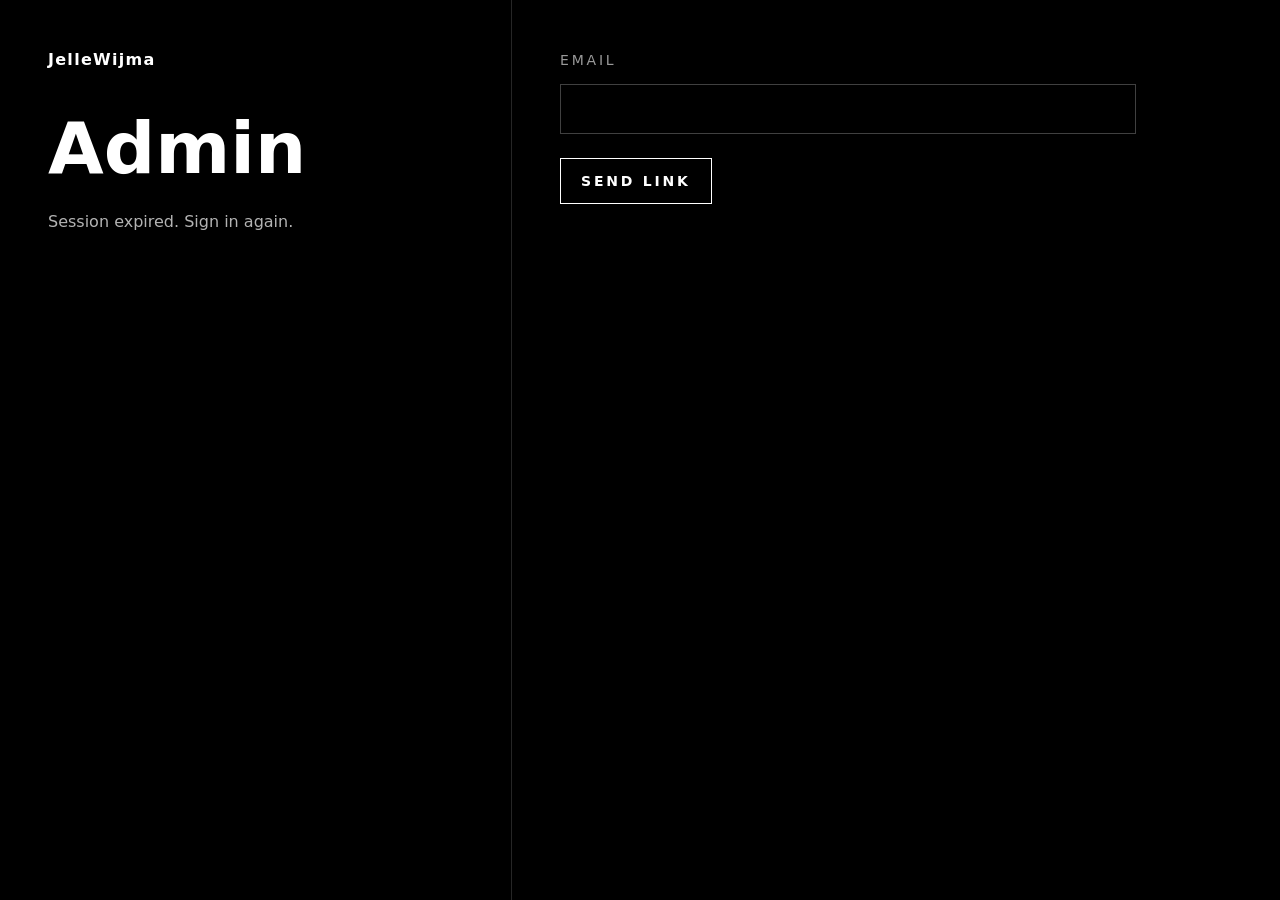
<file: admin.html>
<!DOCTYPE html>
<html lang="en">

<head>
    <meta charset="UTF-8">
    <meta name="viewport" content="width=device-width, initial-scale=1.0">
    <link rel="icon" type="image/svg+xml" href="/assets/icons/favicon.svg">
    <meta name="robots" content="noindex">
    <title>Jelle Wijma | Admin</title>
    <link rel="stylesheet" href="/assets/css/tailwind.generated.css">
    <link rel="stylesheet" href="/assets/css/global.css">
    <script src="/assets/js/runtime-config.js" defer></script>
    <script src="/assets/js/admin.js" defer></script>
    <script defer src="https://cdn.vercel-insights.com/v1/script.js"></script>
</head>

<body class="bg-black text-white overflow-x-hidden">
    <main class="min-h-screen">
        <section class="grid min-h-screen xl:grid-cols-[0.8fr_1.2fr]">
            <aside class="border-b border-[#ffffff26] p-6 sm:p-12 xl:border-b-0 xl:border-r">
                <a href="/index.html" class="text-base font-bold tracking-[0.08em]">JelleWijma</a>
                <h1 class="mt-10 text-5xl font-bold leading-none sm:text-7xl">Admin</h1>
                <p id="admin-status" class="mt-6 leading-7 text-[#ffffffb3]">Sign in to manage gallery photos and projects.</p>
                <button type="button" id="logout-button"
                    class="mt-8 hidden border border-[#ffffff40] px-5 py-3 text-sm font-semibold uppercase tracking-[0.2em] text-[#ffffffcc] transition hover:border-white hover:text-white">Log
                    out</button>
            </aside>

            <div class="p-6 sm:p-12">
                <form id="login-form" class="max-w-xl">
                    <label class="block">
                        <span class="text-sm uppercase tracking-[0.2em] text-[#ffffff99]">Email</span>
                        <input type="email" id="admin-email" autocomplete="email" required
                            class="mt-3 w-full border border-[#ffffff40] bg-black px-4 py-3 text-white">
                    </label>
                    <button type="submit"
                        class="mt-6 border border-white px-5 py-3 text-sm font-semibold uppercase tracking-[0.2em] text-white">Send
                        link</button>
                </form>

                <div id="admin-panel" class="hidden space-y-12">
                    <section class="border-b border-[#ffffff26] pb-12">
                        <div class="flex flex-wrap items-center justify-between gap-4">
                            <h2 class="text-3xl font-bold">Gallery photos</h2>
                            <button type="button" id="photo-add"
                                class="border border-white px-5 py-3 text-sm font-semibold uppercase tracking-[0.2em] text-white">Add
                                image</button>
                        </div>
                        <form id="photo-form" class="mt-6 hidden gap-4 border border-[#ffffff26] p-4 sm:p-6">
                            <input type="hidden" id="photo-id">
                            <label class="block">
                                <span class="text-sm uppercase tracking-[0.2em] text-[#ffffff99]">Title</span>
                                <input id="photo-title" required class="mt-2 w-full border border-[#ffffff40] bg-black px-4 py-3">
                            </label>
                            <label class="block">
                                <span class="text-sm uppercase tracking-[0.2em] text-[#ffffff99]">Alt text</span>
                                <input id="photo-alt" required class="mt-2 w-full border border-[#ffffff40] bg-black px-4 py-3">
                            </label>
                            <div class="grid gap-4 sm:grid-cols-3">
                                <label class="block">
                                    <span class="text-sm uppercase tracking-[0.2em] text-[#ffffff99]">Category</span>
                                    <select id="photo-category" class="mt-2 w-full border border-[#ffffff40] bg-black px-4 py-3">
                                        <option value="car">Car</option>
                                        <option value="landscape">Landscape</option>
                                        <option value="street">Street</option>
                                    </select>
                                </label>
                                <label class="block">
                                    <span class="text-sm uppercase tracking-[0.2em] text-[#ffffff99]">Order</span>
                                    <input id="photo-order" type="number" value="0" class="mt-2 w-full border border-[#ffffff40] bg-black px-4 py-3">
                                </label>
                                <label class="flex items-end gap-3 pb-3">
                                    <input id="photo-published" type="checkbox" checked>
                                    <span class="text-sm uppercase tracking-[0.2em] text-[#ffffff99]">Published</span>
                                </label>
                            </div>
                            <label class="block">
                                <span class="text-sm uppercase tracking-[0.2em] text-[#ffffff99]">Image</span>
                                <input id="photo-file" type="file" accept="image/*"
                                    class="mt-2 w-full border border-[#ffffff40] bg-black px-4 py-3">
                            </label>
                            <div class="flex flex-wrap gap-3">
                                <button type="submit"
                                    class="border border-white px-5 py-3 text-sm font-semibold uppercase tracking-[0.2em] text-white">Save
                                    image</button>
                                <button type="button" id="photo-reset"
                                    class="border border-[#ffffff40] px-5 py-3 text-sm font-semibold uppercase tracking-[0.2em] text-[#ffffffcc]">Cancel</button>
                            </div>
                        </form>
                        <div id="photo-list" class="mt-8 grid gap-4 sm:grid-cols-2 xl:grid-cols-3"></div>
                    </section>

                    <section class="border-b border-[#ffffff26] pb-12">
                        <div class="flex flex-wrap items-center justify-between gap-4">
                            <h2 class="text-3xl font-bold">Home page images</h2>
                        </div>
                        <form id="home-image-form" class="mt-6 hidden gap-4 border border-[#ffffff26] p-4 sm:p-6">
                            <input type="hidden" id="home-image-slot">
                            <div>
                                <p id="home-image-label" class="text-sm uppercase tracking-[0.2em] text-[#ffffff99]">Home image</p>
                                <h3 id="home-image-heading" class="mt-2 text-2xl font-semibold">Change image</h3>
                            </div>
                            <label class="block">
                                <span class="text-sm uppercase tracking-[0.2em] text-[#ffffff99]">Title</span>
                                <input id="home-image-title" required class="mt-2 w-full border border-[#ffffff40] bg-black px-4 py-3">
                            </label>
                            <label class="block">
                                <span class="text-sm uppercase tracking-[0.2em] text-[#ffffff99]">Alt text</span>
                                <input id="home-image-alt" required class="mt-2 w-full border border-[#ffffff40] bg-black px-4 py-3">
                            </label>
                            <label class="block">
                                <span class="text-sm uppercase tracking-[0.2em] text-[#ffffff99]">Image</span>
                                <input id="home-image-file" type="file" accept="image/*"
                                    class="mt-2 w-full border border-[#ffffff40] bg-black px-4 py-3">
                            </label>
                            <div class="flex flex-wrap gap-3">
                                <button type="submit"
                                    class="border border-white px-5 py-3 text-sm font-semibold uppercase tracking-[0.2em] text-white">Save
                                    image</button>
                                <button type="button" id="home-image-reset"
                                    class="border border-[#ffffff40] px-5 py-3 text-sm font-semibold uppercase tracking-[0.2em] text-[#ffffffcc]">Cancel</button>
                            </div>
                        </form>
                        <div id="home-image-list" class="mt-8 grid gap-4 sm:grid-cols-2 xl:grid-cols-3"></div>
                    </section>

                    <section>
                        <div class="flex flex-wrap items-center justify-between gap-4">
                            <h2 class="text-3xl font-bold">Projects</h2>
                            <button type="button" id="project-add"
                                class="border border-white px-5 py-3 text-sm font-semibold uppercase tracking-[0.2em] text-white">Add
                                project</button>
                        </div>
                        <form id="project-form" class="mt-6 hidden gap-4 border border-[#ffffff26] p-4 sm:p-6">
                            <input type="hidden" id="project-id">
                            <label class="block">
                                <span class="text-sm uppercase tracking-[0.2em] text-[#ffffff99]">Title</span>
                                <input id="project-title" required class="mt-2 w-full border border-[#ffffff40] bg-black px-4 py-3">
                            </label>
                            <label class="block">
                                <span class="text-sm uppercase tracking-[0.2em] text-[#ffffff99]">Description</span>
                                <textarea id="project-description" rows="4" required
                                    class="mt-2 w-full border border-[#ffffff40] bg-black px-4 py-3"></textarea>
                            </label>
                            <div class="grid gap-4 sm:grid-cols-2">
                                <label class="block">
                                    <span class="text-sm uppercase tracking-[0.2em] text-[#ffffff99]">URL</span>
                                    <input id="project-url" type="url" required class="mt-2 w-full border border-[#ffffff40] bg-black px-4 py-3">
                                </label>
                                <label class="block">
                                    <span class="text-sm uppercase tracking-[0.2em] text-[#ffffff99]">Image alt</span>
                                    <input id="project-image-alt" required class="mt-2 w-full border border-[#ffffff40] bg-black px-4 py-3">
                                </label>
                            </div>
                            <div class="grid gap-4 sm:grid-cols-3">
                                <label class="block">
                                    <span class="text-sm uppercase tracking-[0.2em] text-[#ffffff99]">Order</span>
                                    <input id="project-order" type="number" value="0" class="mt-2 w-full border border-[#ffffff40] bg-black px-4 py-3">
                                </label>
                                <label class="flex items-end gap-3 pb-3">
                                    <input id="project-featured" type="checkbox" checked>
                                    <span class="text-sm uppercase tracking-[0.2em] text-[#ffffff99]">Featured</span>
                                </label>
                                <label class="flex items-end gap-3 pb-3">
                                    <input id="project-published" type="checkbox" checked>
                                    <span class="text-sm uppercase tracking-[0.2em] text-[#ffffff99]">Published</span>
                                </label>
                            </div>
                            <label class="block">
                                <span class="text-sm uppercase tracking-[0.2em] text-[#ffffff99]">Image</span>
                                <input id="project-file" type="file" accept="image/*"
                                    class="mt-2 w-full border border-[#ffffff40] bg-black px-4 py-3">
                            </label>
                            <div class="flex flex-wrap gap-3">
                                <button type="submit"
                                    class="border border-white px-5 py-3 text-sm font-semibold uppercase tracking-[0.2em] text-white">Save
                                    project</button>
                                <button type="button" id="project-reset"
                                    class="border border-[#ffffff40] px-5 py-3 text-sm font-semibold uppercase tracking-[0.2em] text-[#ffffffcc]">Cancel</button>
                            </div>
                        </form>
                        <div id="project-list" class="mt-8 grid gap-4 sm:grid-cols-2 xl:grid-cols-3"></div>
                    </section>
                </div>
            </div>
        </section>
    </main>
</body>

</html>
</file>
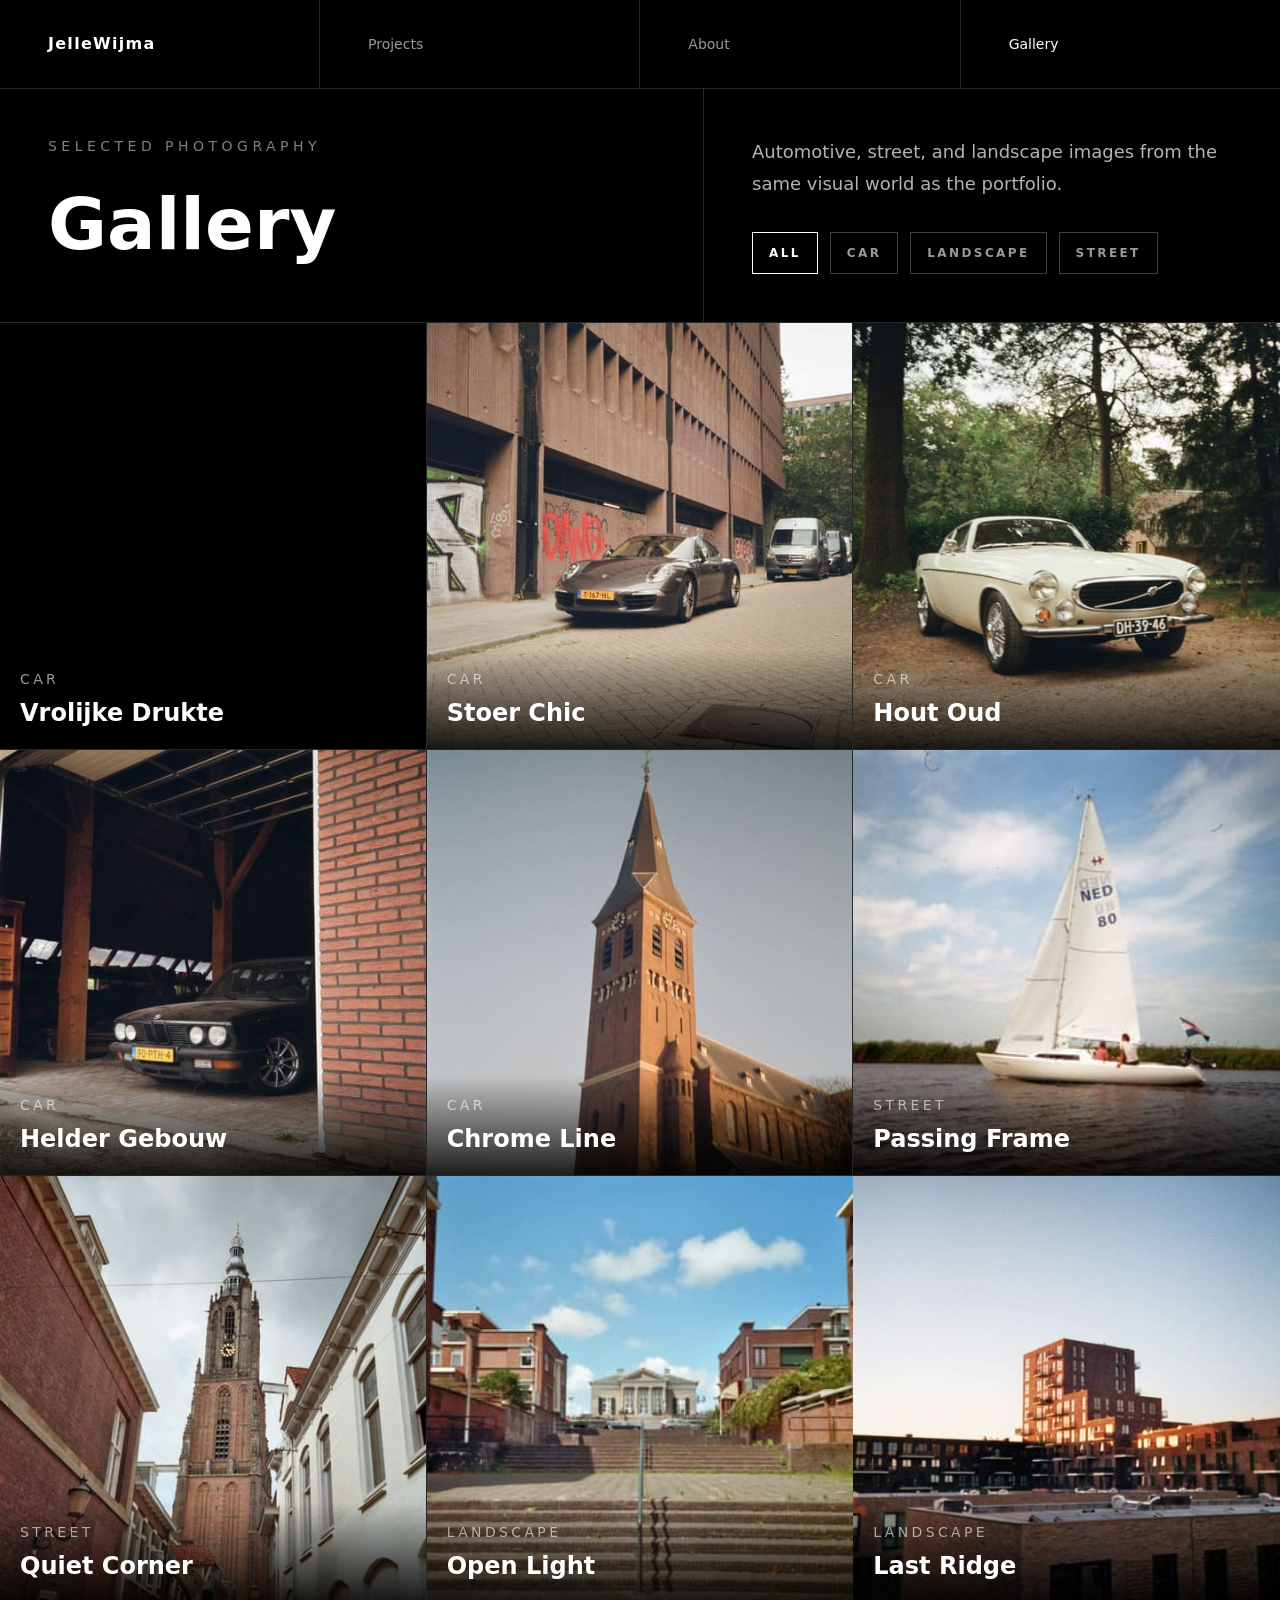
<file: gallery.html>
<!DOCTYPE html>
<html lang="en">

<head>
    <meta charset="UTF-8">
    <meta name="viewport" content="width=device-width, initial-scale=1.0">
    <link rel="icon" type="image/svg+xml" href="/assets/icons/favicon.svg">
    <meta name="description"
        content="Photography gallery by Jelle Wijma, featuring automotive, street, and landscape images.">
    <title>Jelle Wijma | Gallery</title>
    <link rel="stylesheet" href="/assets/css/tailwind.generated.css">
    <link rel="stylesheet" href="/assets/css/global.css">
    <script src="/assets/js/runtime-config.js" defer></script>
    <script src="/assets/js/main.js" defer></script>
    <script defer src="https://cdn.vercel-insights.com/v1/script.js"></script>
</head>

<body class="bg-black text-white overflow-x-hidden scroll-hide">
    <div id="page-shell">
    <nav class="fixed inset-x-0 top-0 z-30 border-b border-[#ffffff26] bg-black/70 text-white backdrop-blur-lg">
        <div class="flex h-[88px] items-center justify-between">
            <a href="/index.html"
                class="flex h-full w-1/2 items-center border-r border-[#ffffff26] px-6 text-base font-bold tracking-[0.08em] sm:px-12 xl:w-1/4">JelleWijma</a>
            <button type="button" id="mobile-menu-button"
                class="flex h-full w-[88px] items-center justify-center border-l border-[#ffffff26] xl:hidden"
                aria-controls="site-menu" aria-expanded="false" aria-label="Open navigation">
                <span class="sr-only">Open navigation</span>
                <svg width="28" height="28" viewBox="0 0 72 72" fill="none" xmlns="http://www.w3.org/2000/svg"
                    aria-hidden="true">
                    <path d="M12 21H60M12 36H60M12 51H60" stroke="white" stroke-width="7" stroke-linecap="round"
                        stroke-linejoin="round" />
                </svg>
            </button>
            <div id="site-menu"
                class="hidden absolute left-0 top-[88px] w-screen border-b border-[#ffffff26] bg-black/90 backdrop-blur-lg xl:static xl:flex xl:h-full xl:w-3/4 xl:border-b-0 xl:bg-transparent xl:backdrop-blur-0">
                <a href="/index.html#projects"
                    class="flex h-[72px] flex-1 items-center border-b border-[#ffffff26] px-6 text-sm font-medium text-[#ffffff99] transition hover:text-white sm:px-12 xl:h-full xl:border-b-0 xl:border-r">Projects</a>
                <a href="/index.html#about"
                    class="flex h-[72px] flex-1 items-center border-b border-[#ffffff26] px-6 text-sm font-medium text-[#ffffff99] transition hover:text-white sm:px-12 xl:h-full xl:border-b-0 xl:border-r">About</a>
                <a href="/gallery.html"
                    class="flex h-[72px] flex-1 items-center px-6 text-sm font-medium text-white transition hover:text-white sm:px-12 xl:h-full">Gallery</a>
            </div>
        </div>
    </nav>

    <main class="pt-[88px]">
        <header class="grid border-b border-[#ffffff26] xl:grid-cols-[1.1fr_0.9fr]">
            <div class="p-6 sm:p-12 xl:border-r xl:border-[#ffffff26]">
                <p class="text-sm uppercase tracking-[0.32em] text-[#ffffff80]">Selected photography</p>
                <h1 class="mt-8 text-5xl font-bold leading-none sm:text-7xl">Gallery</h1>
            </div>
            <div class="flex flex-col justify-end border-t border-[#ffffff26] p-6 sm:p-12 xl:border-t-0">
                <p class="max-w-xl text-lg leading-8 text-[#ffffffb3]">
                    Automotive, street, and landscape images from the same visual world as the portfolio.
                </p>
                <div class="mt-8 flex flex-wrap gap-3" aria-label="Gallery filters">
                    <button type="button" data-filter="all"
                        class="filter-button border px-4 py-3 text-xs font-semibold uppercase tracking-[0.2em] transition hover:border-white hover:text-white"
                        aria-pressed="true">All</button>
                    <button type="button" data-filter="car"
                        class="filter-button border px-4 py-3 text-xs font-semibold uppercase tracking-[0.2em] transition hover:border-white hover:text-white"
                        aria-pressed="false">Car</button>
                    <button type="button" data-filter="landscape"
                        class="filter-button border px-4 py-3 text-xs font-semibold uppercase tracking-[0.2em] transition hover:border-white hover:text-white"
                        aria-pressed="false">Landscape</button>
                    <button type="button" data-filter="street"
                        class="filter-button border px-4 py-3 text-xs font-semibold uppercase tracking-[0.2em] transition hover:border-white hover:text-white"
                        aria-pressed="false">Street</button>
                </div>
            </div>
        </header>

        <section id="gallery-grid" class="grid grid-cols-1 sm:grid-cols-2 xl:grid-cols-3" aria-label="Photography grid">
            <button type="button" data-category="car" data-image="/assets/images/optimized/classic-car-warm-scene-1200.jpg"
                data-srcset="/assets/images/optimized/classic-car-warm-scene-480.jpg 480w, /assets/images/optimized/classic-car-warm-scene-768.jpg 768w, /assets/images/optimized/classic-car-warm-scene-1200.jpg 1200w, /assets/images/optimized/classic-car-warm-scene-1600.jpg 1600w"
                data-title="Vrolijke Drukte"
                class="gallery-item group relative aspect-square overflow-hidden border-b border-[#ffffff26] text-left sm:border-r">
                <img src="/assets/images/optimized/classic-car-warm-scene-480.jpg"
                    srcset="/assets/images/optimized/classic-car-warm-scene-480.jpg 480w, /assets/images/optimized/classic-car-warm-scene-768.jpg 768w, /assets/images/optimized/classic-car-warm-scene-1200.jpg 1200w"
                    sizes="(min-width: 1280px) 33vw, (min-width: 640px) 50vw, 100vw" width="2075" height="3130"
                    alt="Classic car scene with warm color"
                    class="h-full w-full object-cover transition duration-300 group-hover:scale-105" loading="lazy" decoding="async">
                <span class="absolute inset-x-0 bottom-0 bg-gradient-to-t from-black/85 to-transparent p-5">
                    <span class="block text-sm uppercase tracking-[0.24em] text-[#ffffff99]">Car</span>
                    <span class="mt-2 block text-2xl font-bold">Vrolijke Drukte</span>
                </span>
            </button>
            <button type="button" data-category="car" data-image="/assets/images/optimized/low-angle-automotive-1200.jpg"
                data-srcset="/assets/images/optimized/low-angle-automotive-480.jpg 480w, /assets/images/optimized/low-angle-automotive-768.jpg 768w, /assets/images/optimized/low-angle-automotive-1200.jpg 1200w, /assets/images/optimized/low-angle-automotive-1600.jpg 1600w"
                data-title="Stoer Chic"
                class="gallery-item group relative aspect-square overflow-hidden border-b border-[#ffffff26] text-left xl:border-r">
                <img src="/assets/images/optimized/low-angle-automotive-480.jpg"
                    srcset="/assets/images/optimized/low-angle-automotive-480.jpg 480w, /assets/images/optimized/low-angle-automotive-768.jpg 768w, /assets/images/optimized/low-angle-automotive-1200.jpg 1200w"
                    sizes="(min-width: 1280px) 33vw, (min-width: 640px) 50vw, 100vw" width="2075" height="3130"
                    alt="Low angle automotive photograph"
                    class="h-full w-full object-cover transition duration-300 group-hover:scale-105" loading="lazy" decoding="async">
                <span class="absolute inset-x-0 bottom-0 bg-gradient-to-t from-black/85 to-transparent p-5">
                    <span class="block text-sm uppercase tracking-[0.24em] text-[#ffffff99]">Car</span>
                    <span class="mt-2 block text-2xl font-bold">Stoer Chic</span>
                </span>
            </button>
            <button type="button" data-category="car" data-image="/assets/images/optimized/vintage-car-wood-detail-1200.jpg"
                data-srcset="/assets/images/optimized/vintage-car-wood-detail-480.jpg 480w, /assets/images/optimized/vintage-car-wood-detail-768.jpg 768w, /assets/images/optimized/vintage-car-wood-detail-1200.jpg 1200w, /assets/images/optimized/vintage-car-wood-detail-1600.jpg 1600w"
                data-title="Hout Oud"
                class="gallery-item group relative aspect-square overflow-hidden border-b border-[#ffffff26] text-left sm:border-r xl:border-r-0">
                <img src="/assets/images/optimized/vintage-car-wood-detail-480.jpg"
                    srcset="/assets/images/optimized/vintage-car-wood-detail-480.jpg 480w, /assets/images/optimized/vintage-car-wood-detail-768.jpg 768w, /assets/images/optimized/vintage-car-wood-detail-1200.jpg 1200w"
                    sizes="(min-width: 1280px) 33vw, (min-width: 640px) 50vw, 100vw" width="2075" height="3130"
                    alt="Vintage automotive detail near wood textures"
                    class="h-full w-full object-cover transition duration-300 group-hover:scale-105" loading="lazy" decoding="async">
                <span class="absolute inset-x-0 bottom-0 bg-gradient-to-t from-black/85 to-transparent p-5">
                    <span class="block text-sm uppercase tracking-[0.24em] text-[#ffffff99]">Car</span>
                    <span class="mt-2 block text-2xl font-bold">Hout Oud</span>
                </span>
            </button>
            <button type="button" data-category="car" data-image="/assets/images/optimized/automotive-architecture-1200.jpg"
                data-srcset="/assets/images/optimized/automotive-architecture-480.jpg 480w, /assets/images/optimized/automotive-architecture-768.jpg 768w, /assets/images/optimized/automotive-architecture-1200.jpg 1200w, /assets/images/optimized/automotive-architecture-1600.jpg 1600w"
                data-title="Helder Gebouw"
                class="gallery-item group relative aspect-square overflow-hidden border-b border-[#ffffff26] text-left xl:border-r">
                <img src="/assets/images/optimized/automotive-architecture-480.jpg"
                    srcset="/assets/images/optimized/automotive-architecture-480.jpg 480w, /assets/images/optimized/automotive-architecture-768.jpg 768w, /assets/images/optimized/automotive-architecture-1200.jpg 1200w"
                    sizes="(min-width: 1280px) 33vw, (min-width: 640px) 50vw, 100vw" width="2075" height="3130"
                    alt="Automotive photograph near modern architecture"
                    class="h-full w-full object-cover transition duration-300 group-hover:scale-105" loading="lazy" decoding="async">
                <span class="absolute inset-x-0 bottom-0 bg-gradient-to-t from-black/85 to-transparent p-5">
                    <span class="block text-sm uppercase tracking-[0.24em] text-[#ffffff99]">Car</span>
                    <span class="mt-2 block text-2xl font-bold">Helder Gebouw</span>
                </span>
            </button>
            <button type="button" data-category="car" data-image="/assets/images/optimized/automotive-chrome-detail-1200.jpg"
                data-srcset="/assets/images/optimized/automotive-chrome-detail-480.jpg 480w, /assets/images/optimized/automotive-chrome-detail-768.jpg 768w, /assets/images/optimized/automotive-chrome-detail-1200.jpg 1200w, /assets/images/optimized/automotive-chrome-detail-1600.jpg 1600w"
                data-title="Chrome Line"
                class="gallery-item group relative aspect-square overflow-hidden border-b border-[#ffffff26] text-left sm:border-r">
                <img src="/assets/images/optimized/automotive-chrome-detail-480.jpg"
                    srcset="/assets/images/optimized/automotive-chrome-detail-480.jpg 480w, /assets/images/optimized/automotive-chrome-detail-768.jpg 768w, /assets/images/optimized/automotive-chrome-detail-1200.jpg 1200w"
                    sizes="(min-width: 1280px) 33vw, (min-width: 640px) 50vw, 100vw" width="2075" height="3130"
                    alt="Automotive chrome detail"
                    class="h-full w-full object-cover transition duration-300 group-hover:scale-105" loading="lazy" decoding="async">
                <span class="absolute inset-x-0 bottom-0 bg-gradient-to-t from-black/85 to-transparent p-5">
                    <span class="block text-sm uppercase tracking-[0.24em] text-[#ffffff99]">Car</span>
                    <span class="mt-2 block text-2xl font-bold">Chrome Line</span>
                </span>
            </button>
            <button type="button" data-category="street" data-image="/assets/images/optimized/street-passing-frame-1200.jpg"
                data-srcset="/assets/images/optimized/street-passing-frame-480.jpg 480w, /assets/images/optimized/street-passing-frame-768.jpg 768w, /assets/images/optimized/street-passing-frame-1200.jpg 1200w"
                data-title="Passing Frame"
                class="gallery-item group relative aspect-square overflow-hidden border-b border-[#ffffff26] text-left">
                <img src="/assets/images/optimized/street-passing-frame-480.jpg"
                    srcset="/assets/images/optimized/street-passing-frame-480.jpg 480w, /assets/images/optimized/street-passing-frame-768.jpg 768w, /assets/images/optimized/street-passing-frame-1200.jpg 1200w"
                    sizes="(min-width: 1280px) 33vw, (min-width: 640px) 50vw, 100vw" width="1536" height="1024"
                    alt="Street photograph captured on film"
                    class="h-full w-full object-cover transition duration-300 group-hover:scale-105" loading="lazy" decoding="async">
                <span class="absolute inset-x-0 bottom-0 bg-gradient-to-t from-black/85 to-transparent p-5">
                    <span class="block text-sm uppercase tracking-[0.24em] text-[#ffffff99]">Street</span>
                    <span class="mt-2 block text-2xl font-bold">Passing Frame</span>
                </span>
            </button>
            <button type="button" data-category="street" data-image="/assets/images/optimized/street-quiet-corner-1200.jpg"
                data-srcset="/assets/images/optimized/street-quiet-corner-480.jpg 480w, /assets/images/optimized/street-quiet-corner-768.jpg 768w, /assets/images/optimized/street-quiet-corner-1200.jpg 1200w"
                data-title="Quiet Corner"
                class="gallery-item group relative aspect-square overflow-hidden border-b border-[#ffffff26] text-left sm:border-r xl:border-r">
                <img src="/assets/images/optimized/street-quiet-corner-480.jpg"
                    srcset="/assets/images/optimized/street-quiet-corner-480.jpg 480w, /assets/images/optimized/street-quiet-corner-768.jpg 768w, /assets/images/optimized/street-quiet-corner-1200.jpg 1200w"
                    sizes="(min-width: 1280px) 33vw, (min-width: 640px) 50vw, 100vw" width="1536" height="1024"
                    alt="Moody street scene"
                    class="h-full w-full object-cover transition duration-300 group-hover:scale-105" loading="lazy" decoding="async">
                <span class="absolute inset-x-0 bottom-0 bg-gradient-to-t from-black/85 to-transparent p-5">
                    <span class="block text-sm uppercase tracking-[0.24em] text-[#ffffff99]">Street</span>
                    <span class="mt-2 block text-2xl font-bold">Quiet Corner</span>
                </span>
            </button>
            <button type="button" data-category="landscape" data-image="/assets/images/optimized/landscape-open-light-1200.jpg"
                data-srcset="/assets/images/optimized/landscape-open-light-480.jpg 480w, /assets/images/optimized/landscape-open-light-768.jpg 768w, /assets/images/optimized/landscape-open-light-1200.jpg 1200w"
                data-title="Open Light"
                class="gallery-item group relative aspect-square overflow-hidden border-b border-[#ffffff26] text-left">
                <img src="/assets/images/optimized/landscape-open-light-480.jpg"
                    srcset="/assets/images/optimized/landscape-open-light-480.jpg 480w, /assets/images/optimized/landscape-open-light-768.jpg 768w, /assets/images/optimized/landscape-open-light-1200.jpg 1200w"
                    sizes="(min-width: 1280px) 33vw, (min-width: 640px) 50vw, 100vw" width="1536" height="1024"
                    alt="High contrast landscape image"
                    class="h-full w-full object-cover transition duration-300 group-hover:scale-105" loading="lazy" decoding="async">
                <span class="absolute inset-x-0 bottom-0 bg-gradient-to-t from-black/85 to-transparent p-5">
                    <span class="block text-sm uppercase tracking-[0.24em] text-[#ffffff99]">Landscape</span>
                    <span class="mt-2 block text-2xl font-bold">Open Light</span>
                </span>
            </button>
            <button type="button" data-category="landscape" data-image="/assets/images/optimized/landscape-last-ridge-768.jpg"
                data-srcset="/assets/images/optimized/landscape-last-ridge-480.jpg 480w, /assets/images/optimized/landscape-last-ridge-768.jpg 768w"
                data-title="Last Ridge"
                class="gallery-item group relative aspect-square overflow-hidden border-b border-[#ffffff26] text-left sm:border-r xl:border-r-0">
                <img src="/assets/images/optimized/landscape-last-ridge-480.jpg"
                    srcset="/assets/images/optimized/landscape-last-ridge-480.jpg 480w, /assets/images/optimized/landscape-last-ridge-768.jpg 768w"
                    sizes="(min-width: 1280px) 33vw, (min-width: 640px) 50vw, 100vw" width="1024" height="1536"
                    alt="Landscape photograph with a distant ridge"
                    class="h-full w-full object-cover transition duration-300 group-hover:scale-105" loading="lazy" decoding="async">
                <span class="absolute inset-x-0 bottom-0 bg-gradient-to-t from-black/85 to-transparent p-5">
                    <span class="block text-sm uppercase tracking-[0.24em] text-[#ffffff99]">Landscape</span>
                    <span class="mt-2 block text-2xl font-bold">Last Ridge</span>
                </span>
            </button>
        </section>
    </main>
    </div>

    <div id="lightbox" class="fixed inset-0 z-40 hidden bg-black/90 backdrop-blur-sm" role="dialog" aria-modal="true"
        aria-labelledby="lightbox-title">
        <button type="button" id="lightbox-close"
            class="absolute right-0 top-0 z-10 flex h-[88px] w-[88px] items-center justify-center border-b border-l border-[#ffffff26] text-3xl leading-none"
            aria-label="Close image">&times;</button>
        <div class="flex min-h-screen flex-col justify-center p-4 sm:p-10">
            <img id="lightbox-image" src="/assets/images/optimized/classic-car-warm-scene-1200.jpg" alt="" width="2075" height="3130"
                class="max-h-[78vh] w-full object-contain">
            <div class="mx-auto mt-6 flex w-full max-w-5xl items-center justify-between border-t border-[#ffffff26] pt-4">
                <h2 id="lightbox-title" class="text-2xl font-bold">Image title</h2>
                <p id="lightbox-category" class="text-sm uppercase tracking-[0.24em] text-[#ffffff99]">Category</p>
            </div>
        </div>
    </div>

</body>

</html>
</file>
<file: assets/css/global.css>
.scroll-hide {
    -ms-overflow-style: none;
    overflow-y: scroll;
    scrollbar-width: none;
}

.scroll-hide::-webkit-scrollbar {
    display: none;
}

.lightbox-open {
    overflow: hidden;
}

:focus-visible {
    outline: 2px solid #fff;
    outline-offset: 4px;
}

.filter-button[aria-pressed="true"] {
    border-color: #fff;
    color: #fff;
}

.filter-button[aria-pressed="false"] {
    border-color: #ffffff40;
    color: #ffffff99;
}
</file>
